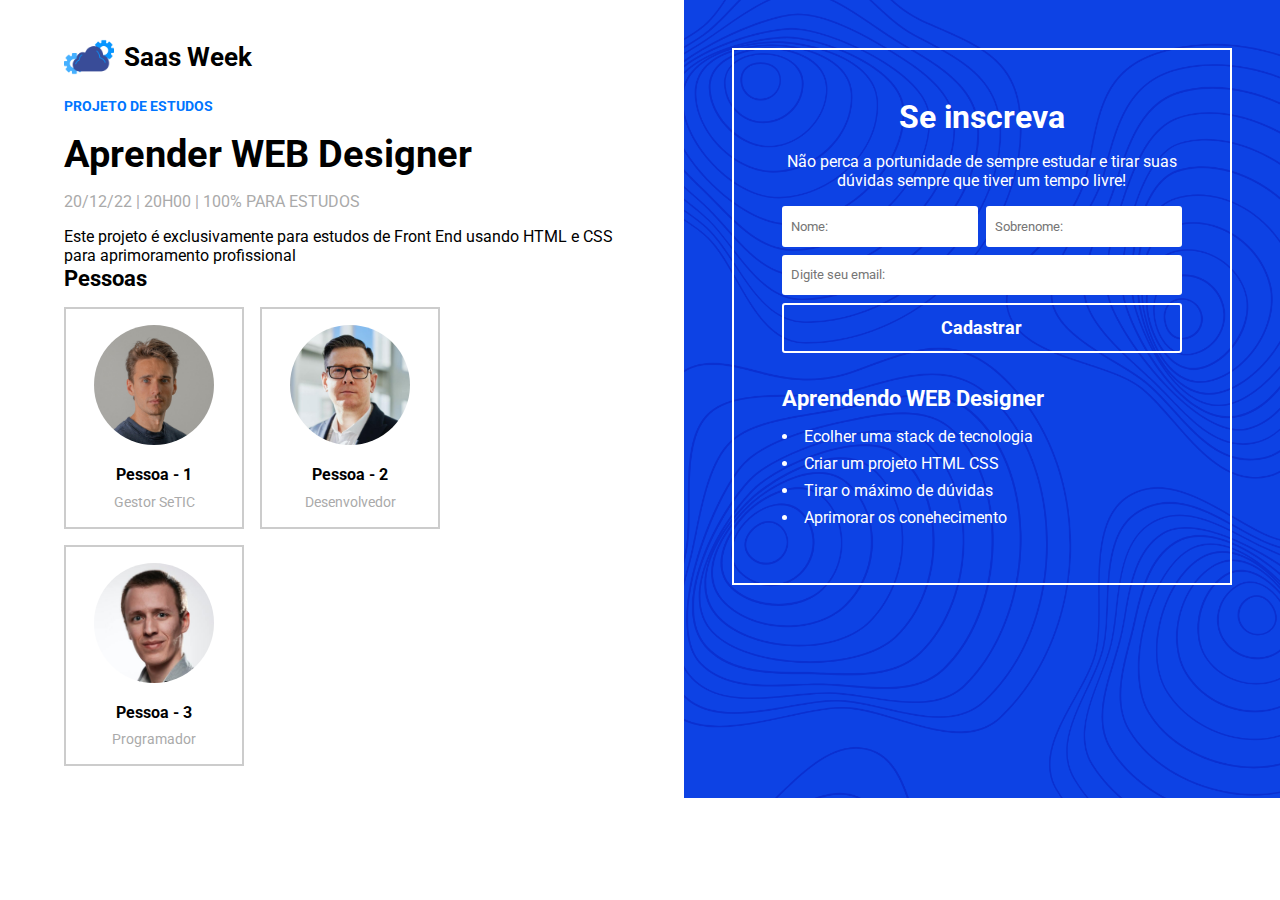
<file: index.html>
<!DOCTYPE html>
<html lang="en">
<head>
    <meta charset="UTF-8">
    <meta http-equiv="X-UA-Compatible" content="IE=edge">
    <meta name="viewport" content="width=device-width, initial-scale=1.0">
    <title>Projeto DEV/WEB</title>
    <!-- Google Fonts -->
    <link rel="preconnect" href="https://fonts.googleapis.com">
    <link rel="preconnect" href="https://fonts.gstatic.com" crossorigin>
    <link href="https://fonts.googleapis.com/css2?family=Roboto:ital,wght@0,100;0,300;0,400;0,500;0,700;0,900;1,100;1,300;1,400;1,500;1,700;1,900&display=swap" rel="stylesheet"> 
    <link rel="stylesheet" href="css/styles.css">
</head>
<body>
    <div id="about-container">
        <div id="brand">
            <img src="img\saasweeklogo.png" alt="Saas Week">
            <h1>Saas Week</h1>
        </div>
        <p id="exclusive">Projeto de Estudos</p>
        <h2>Aprender WEB Designer</h2>
        <p id="date">20/12/22 | 20h00 | 100% Para Estudos</p>
        <p id="description">Este projeto é exclusivamente para estudos de Front End usando HTML e CSS para aprimoramento profissional
        </p>
        <h4> Pessoas </h4>
        <div id="users-container">
            <div class="user-card">
                <img src="img/user_1.jpg" alt="Pessoa - 1">
                <p class="user-name">Pessoa - 1</p>
                <p class="user-role">Gestor SeTIC</p>
            </div>
            <div class="user-card">
                <img src="img/user_2.jpg" alt="Pessoa - 2">
                <p class="user-name">Pessoa - 2</p>
                <p class="user-role">Desenvolvedor</p>
            </div>
            <div class="user-card">
                <img src="img/user_3.jpg" alt="Pessoa - 3">
                <p class="user-name">Pessoa - 3</p>
                <p class="user-role">Programador</p>
            </div>
        </div>
    </div>
    <div id="form-container">
        <div id="form-inner">
            <h3>Se inscreva</h3>
            <p>
                Não perca a portunidade de sempre estudar e tirar suas dúvidas sempre que tiver um tempo livre!
            </p>
            <form id="register-form">
                <div id="name-container">
                    <input type="text" name="name" id="name" placeholder="Nome:">
                    <input type="text" name="lastname" id="lastname" placeholder="Sobrenome:">
                </div>
                <input type="email" name="email" id="email" placeholder="Digite seu email: ">
                <input type="submit" value="Cadastrar">
            </form>
            <div id="benefits">
                <h4>Aprendendo WEB Designer</h4>
                <ul>
                    <li>Ecolher uma stack de tecnologia</li>
                    <li>Criar um projeto HTML CSS</li>
                    <li>Tirar o máximo de dúvidas</li>
                    <li>Aprimorar os conehecimento</li>
                </ul>
            </div>
        </div>
    </div>
</body>
</html>
</file>
<file: css/styles.css>
/* Geral */
* {
    margin: 0;
    padding: 0;
    box-sizing: border-box;
    font-family: "Roboto"; 
}

body {
    display: flex;
    flex-wrap: wrap;
}

/* Apresentação */

#about-container {
    flex: 1.4;
    padding: 2rem 4rem;
}

#brand {
    display: flex;
    align-items: center;
    font-size: 0.8rem;
    margin-bottom: 1rem;
}

#brand img {
    height: 50px;
    margin-right: 0.6rem;
}

#exclusive {
    text-transform: uppercase;
    color: #0075ff;
    font-weight: bold;
    font-size: 0.9rem;
    margin-bottom: 1rem;
}

#about-container h2 {
    font-size: 2.4rem;
    max-width: 500px;
    margin-bottom: 1rem;
}

#date {
    text-transform: uppercase;
    color: #aaa;
    margin-bottom: 1rem;
}

#descriptions {
    max-width: 500px;
    margin-bottom: 1rem;
    line-height: 1.4rem;
}

#about-container h4 {
    font-size: 1.4rem;
    margin-bottom: 1rem;
}

#users-container {
    display: flex;
    flex-wrap: wrap;
    gap: 1rem;
}

.user-card {
    border: 2px solid #ccc;
    padding: 1rem;
    width: 180px;
    text-align: center;
}

.user-card img {
    width: 120px;
    border-radius: 50%;
    margin-bottom: 1rem;
}

.user-card .user-name{
    font-weight: bold;
    margin-bottom: 0.6rem;
}

.user-card .user-role{
    color: #aaa;
    font-size: 0.9rem;
}

/* Formulário */
#form-container {
    flex: 1;
    background-image: url("../img/pattern.png");
    background-size: cover;
    color: #fff;
}

#form-inner {
    margin: 3rem;
    padding: 3rem;
    border: 2px solid #fff;
    text-align: center;
    display: flex;
    flex-direction: column;
    align-items: center;
}

#form-inner h3 {
    font-size: 2rem;
    margin-bottom: 1rem;
}

#form-inner p {
    margin-bottom: 1rem;
}
#register-form {
    display: flex;
    flex-direction: column;
    gap: 0.5rem;
    margin-bottom: 2rem;
}

#name-container {
    display: flex;
    gap: 0.5rem;
}
#register-form input {
    padding: 0.8rem 0.6rem;
    border: none;
    border-radius: 3px;
}

#email {
    min-width: 100%;
}

#register-form input[type="submit"] {
    background-color: transparent;
    color: #fff;
    border: 2px solid #fff;
    font-size: 1.1rem;
    font-weight: bold;
    cursor: pointer;
    transition: 0.4s;
}

#register-form input[type="submit"]:hover {
    background-color: #fff;
    color: #0075ff;
}

#benefits {
    text-align: left;
    align-self: flex-start;
}

#benefits h4{
    font-size: 1.4rem;
    margin-bottom: 1rem;
}
#benefits ul {
    list-style-position: inside;
}

#benefits li {
    margin-bottom: 0.5rem;
}
/* Resposivo */

@media (max-width: 450px) {
    body {
        flex-direction: column;
    }

    #about-container {
        padding: 2rem;
        padding-bottom: 0;
    }

    #about-container h2 {
        font-size: 3rem;
    }
    #exclusive, #date {
        font-size: 1.4rem;
    }

    #description {
        font-size: 1.6rem;
        line-height: 2.2rem;
    }

    #users-container {
        flex-direction: column;
    }

    .user-card {
        width: 100%;
        padding: 2rem;
    }
    .user-card img {
        width: 180px;
    }

    .user-card .user-name {
        font-size:  1.6rem;
    }

    .user-card .user-role {
        font-size: 1.4rem;
    }
    #form-inner {
        padding: 2rem;
        margin: 2rem;
    }

    #register-form, #name-container {
        gap: 1rem
        ;
    }
}
</file>
